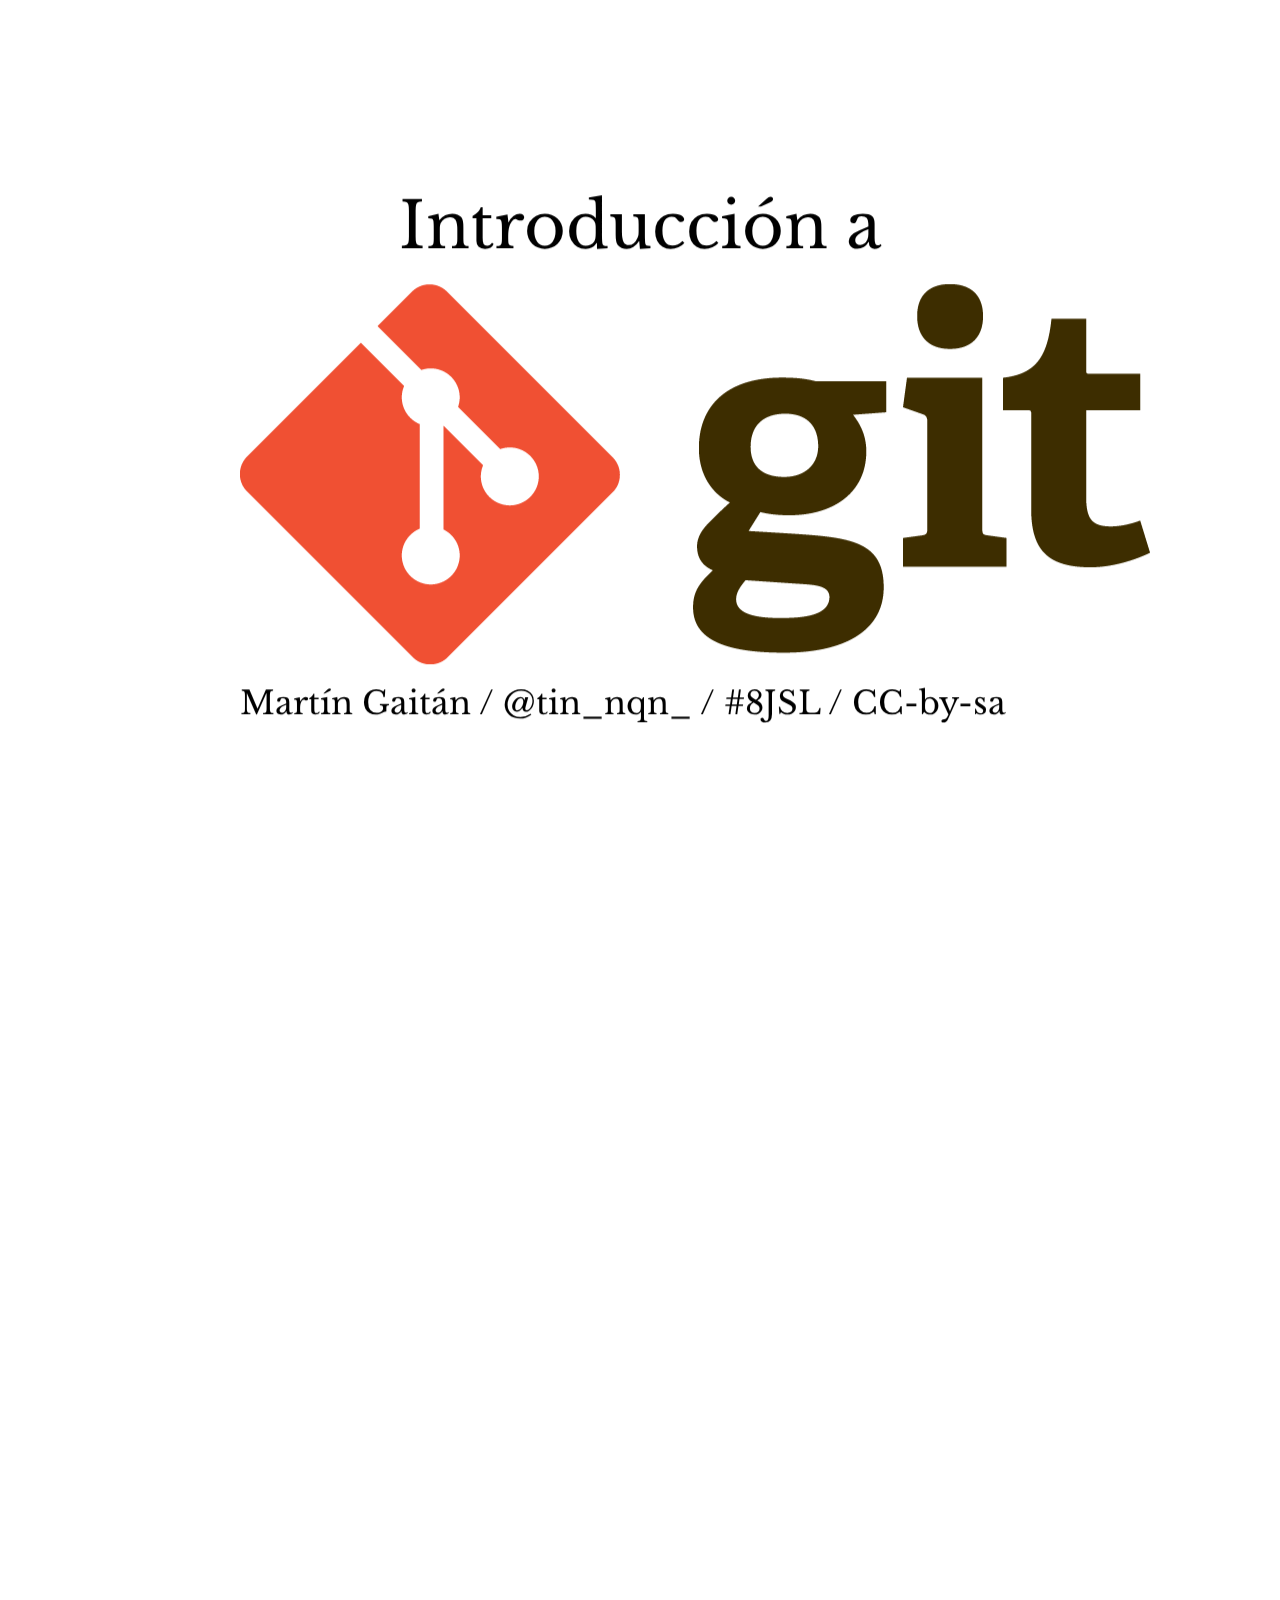
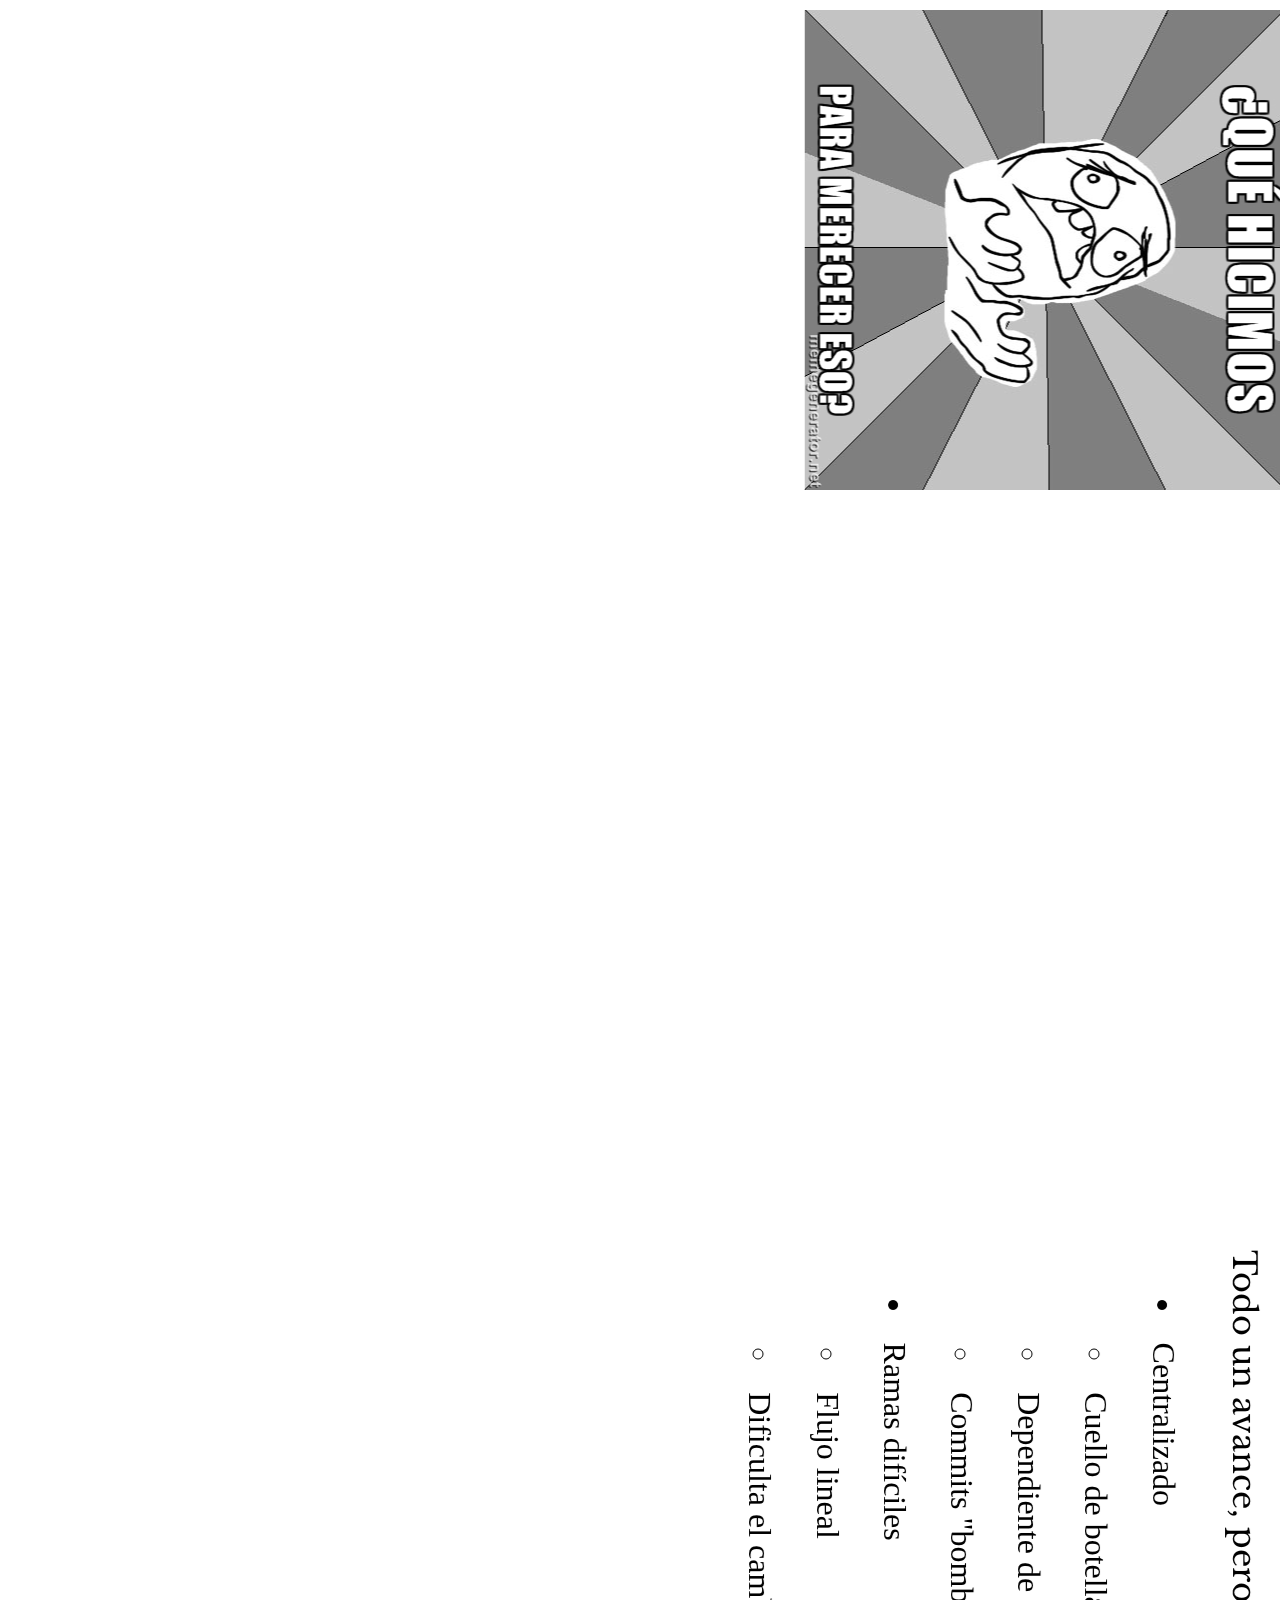
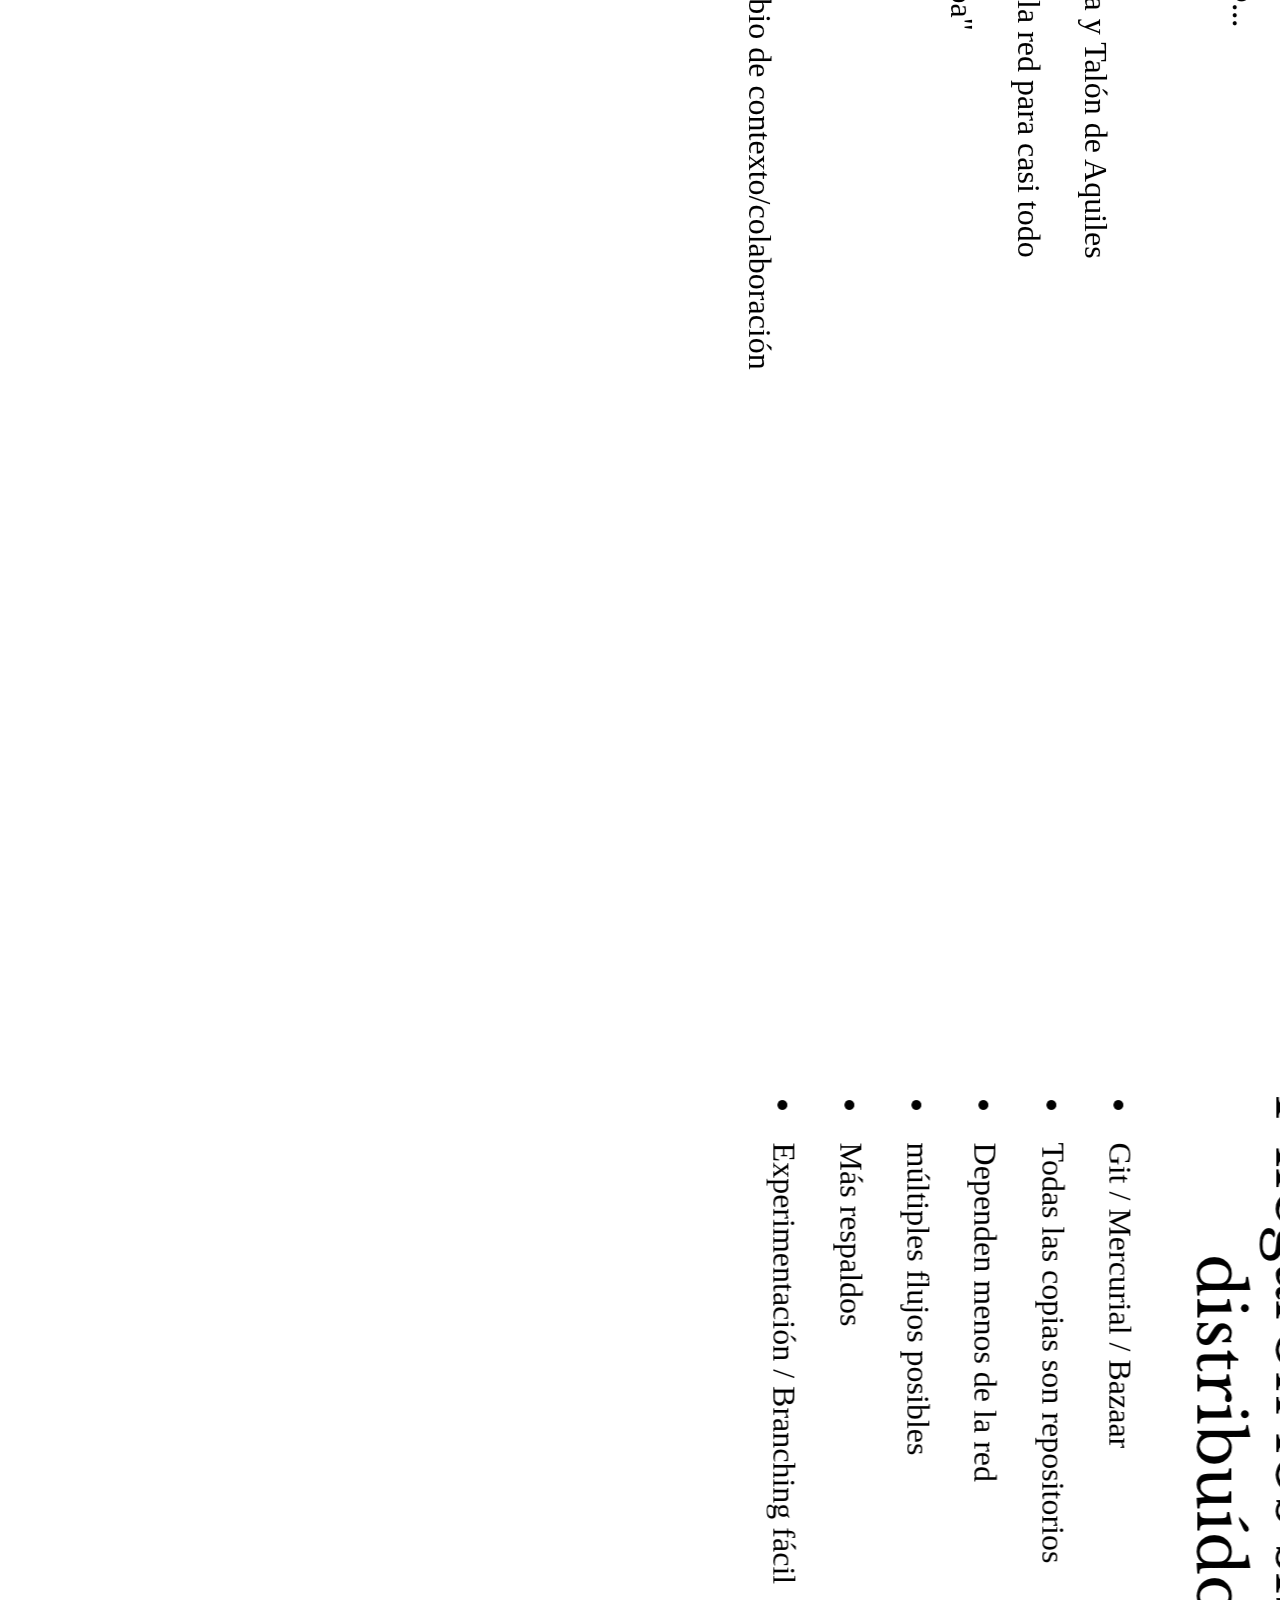
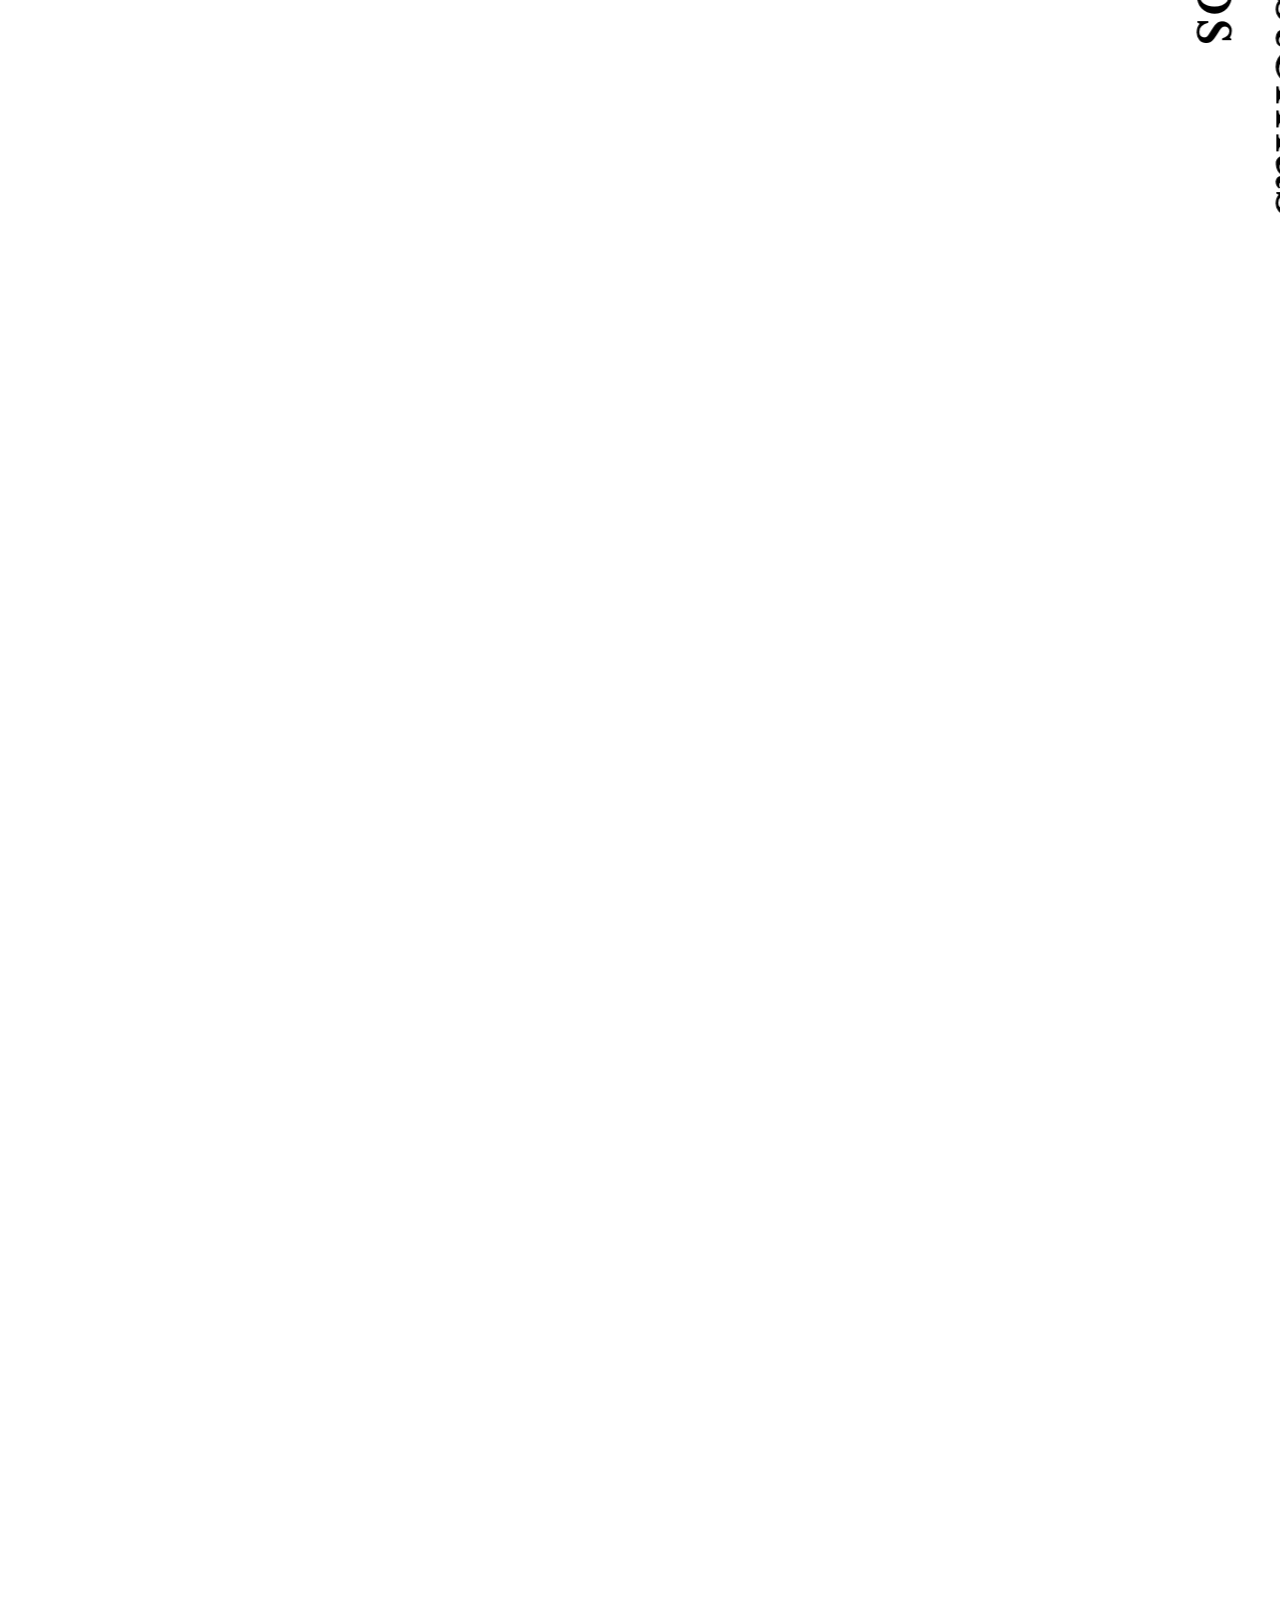
<file: index.html>
<!DOCTYPE html><html xmlns="http://www.w3.org/1999/xhtml"><head><title>Introducci&#xF3;n a Git</title><meta name="generator" content="Hovercraft! 1.0 http://regebro.github.com/hovercraft"></meta><meta name="author" content="Mart&#xED;n Gait&#xE1;n"></meta><link rel="stylesheet" href="css/hovercraft.css" media="all"></link><link rel="stylesheet" href="css/impressConsole.css" media="all"></link><link rel="stylesheet" href="css/highlight.css" media="all"></link><link rel="stylesheet" href="slides.css" media="screen,projection"></link></head><body class="impress-not-supported"><div id="impress"><div class="step" step="0" data-x="0" data-y="0"><h1 id="introduccion-a">Introducci&#xF3;n a</h1><img src="img/Git.png" alt="" width="" height=""></img><p>Mart&#xED;n Gait&#xE1;n / <a href="http://twitter.com/tin_nqn_">@tin_nqn_</a> / #8JSL / CC-by-sa</p></div><div class="step" step="1" data-reveal="1" data-x="1600" data-y="0"><h1 id="quien-soy">Qui&#xE9;n soy</h1><ul><li>Compa&#xF1;ero de Nati, Zamba y Minou</li><li>Hincha de Boca y del dulce de leche</li><li>Ingeniero en Computaci&#xF3;n (UNC)</li><li>Emprendedor (@Phasety)</li><li>Pythonista desde 2007</li><li>&#xBF;Git? M&#xE1;s que experto, ex-principiante</li></ul><p><a href="mailto:gaitan@gmail.com">gaitan@gmail.com</a> - <a href="http://mgaitan.github.io">http://mgaitan.github.io</a></p></div><div class="step" step="2" data-x="3200" data-y="0"><h1 id="en-el-principio">En el principio...</h1><img src="img/01-copies.png" alt="" width="" height=""></img><div class="notes"><ul><li>flujo totalmente lineal</li><li>impide colaboraci&#xF3;n</li><li>no hay historia.</li><li>d&#xF3;nde hice qu&#xE9;</li></ul></div></div><div class="step" step="3" data-y="1400" data-x="3200" data-rotate-z="90"><pre class="highlight code html">From: Juan <span class="nt">&lt;juancho</span><span class="err">@</span><span class="na">todavianosegit</span><span class="err">.</span><span class="na">com</span><span class="nt">&gt;</span>
To: Pedro <span class="nt">&lt;pete</span><span class="err">@</span><span class="na">todavianosegit</span><span class="err">.</span><span class="na">com</span><span class="nt">&gt;</span>
Subject: Trabajo

Peter, ac&#xE1; te mando el zip con la &#xFA;ltima versi&#xF3;n
que incluye mi parte del trabajo

----</pre><pre class="highlight code html">From: Pedro <span class="nt">&lt;pete</span><span class="err">@</span><span class="na">todavianosegit</span><span class="err">.</span><span class="na">com</span><span class="nt">&gt;</span>
To: Juan <span class="nt">&lt;juancho</span><span class="err">@</span><span class="na">todavianosegit</span><span class="err">.</span><span class="na">com</span><span class="nt">&gt;</span>
Subject: Re: Trabajo

Juancito, me olvid&#xE9; de avisarte que yo ya hab&#xED;a
hecho esa parte y cambi&#xE9; la API!</pre></div><div class="step" step="4" data-x="1800" data-y="1400" data-rotate-z="90"><h1 id="algunos-creyeron-evolucionar">Algunos creyeron evolucionar</h1><img src="img/dropbox.jpg" alt="" width="" height=""></img><div class="notes"><ul><li>soluciona la sincronizacion de la &#xFA;ltima versi&#xF3;n</li><li>sin merge</li></ul></div></div><div class="step" step="5" data-x="400" data-y="1400" data-rotate-z="90"><img src="img/meme1.jpg" alt="" width="" height=""></img></div><div class="step" step="6" data-y="2800" data-x="400" data-rotate-z="90"><h1 id="cvs-svn">CVS/SVN</h1><p>Todo un avance, pero...</p><ul><li>Centralizado<ul><li>Cuello de botella y Tal&#xF3;n de Aquiles</li><li>Dependiente de la red para casi todo</li><li>Commits "bomba"</li></ul></li><li>Ramas dif&#xED;ciles<ul><li>Flujo lineal</li><li>Dificulta el cambio de contexto/colaboraci&#xF3;n</li></ul></li></ul></div><div class="step" step="7" data-x="400" data-y="4200" data-rotate-z="90"><h1 id="y-llegaron-los-sistemas-distribuidos">Y llegaron los sistemas distribu&#xED;dos</h1><ul><li>Git / Mercurial / Bazaar</li><li>Todas las copias son repositorios</li><li>Dependen menos de la red</li><li>m&#xFA;ltiples flujos posibles</li><li>M&#xE1;s respaldos</li><li>Experimentaci&#xF3;n / Branching f&#xE1;cil</li></ul></div><div class="step" step="8" data-x="-1000" data-y="4200" data-rotate-z="90"><h1 id="git-un-dvcs-rapidisimo-y-potente">Git: un DVCS rapid&#xED;simo y potente</h1><p><em>Muy bien diez felicitado</em> en...</p><ul><li>&#xA1;Velocidad!</li><li>Integridad de datos</li><li>Poca depencia de red</li><li>Redundancia: todos son clones</li><li>Branching y merging f&#xE1;cil: flujo vers&#xE1;til</li><li>Bancarse proyectos como Linux</li><li><strong>Github</strong></li></ul></div><div class="step" step="9" data-y="5600" data-x="-1000" data-rotate-z="90"><h1 id="los-peros">Los peros</h1><ul><li>La documentaci&#xF3;n tambi&#xE9;n es distribu&#xED;da ;-)</li><li>La UI est&#xE1; llena de <em>WTF!</em></li><li>No hay <strong>una</strong> manera obvia</li><li>Muchos nombres para referirse a lo mismo</li></ul></div><div class="step" step="10" data-x="-2400" data-y="5600" data-rotate-z="90"><h1 id="y-no-es-tan-facil">Y no es tan f&#xE1;cil</h1><img src="img/img_0.png" alt="" width="" height=""></img></div><div class="step" step="11" data-x="-3800" data-y="5600" data-rotate-z="90"><img src="img/img_2.png" alt="" width="" height=""></img></div><div class="step" step="12" data-x="-5200" data-y="5600" data-rotate-z="90"><img src="img/img_5.png" alt="" width="" height=""></img></div><div class="step" step="13" data-x="-6600" data-y="5600" data-rotate-z="90"><img src="img/img_9.png" alt="" width="" height=""></img></div><div class="step" step="14" data-y="7000" data-x="-6600" data-rotate-z="0"><h1 id="instalacion">Instalaci&#xF3;n</h1><p><strong>Windows</strong></p><p><em>http://code.google.com/p/msysgit</em></p><p><strong>Linux</strong></p><pre class="highlight code bash">apt-get install git</pre><p><strong>OS X</strong></p><pre class="highlight code bash">brew install git</pre></div><div class="step" step="15" data-y="8400" data-x="-6600" data-rotate-z="90"><h1 id="configuracion">Configuraci&#xF3;n</h1><p>Qui&#xE9;n sos</p><pre class="highlight code bash">git config --global user.name <span class="s2">"Mart&#xED;n Gait&#xE1;n"</span>
git config --global user.email gaitan@gmail.com</pre><p>Tu editor</p><pre class="highlight code bash">git config --global core.editor vim</pre></div><div class="step" step="16" data-x="-6600" data-y="9800" data-rotate-z="90"><h1 id="empezando">Empezando</h1><p>Crear un repo local</p><pre class="highlight code bash">git init</pre><p>Luego se pueden declarar repos remotos</p><pre class="highlight code bash">git remote add origin https://github.com/mgaitan/intro-git.git</pre><p>O directamente clonar un repositorio</p><pre class="highlight code bash">git clone https://github.com/mgaitan/intro-git.git .</pre></div><div class="step" step="17" data-x="-6600" data-y="11200" data-rotate-z="90"><h1 id="creando-commits">Creando <em>commits</em></h1><p>Cambios espec&#xED;ficos</p><pre class="highlight code bash">git add README.txt
git commit -m <span class="s1">'Contenido b&#xE1;sico en el README'</span></pre><p>O todos los cambios en archivos <em>trackeados</em></p><pre class="highlight code bash">git commit -am <span class="s2">"El reactor nuclear funciona.
&gt;    Faltan tests del disparador"</span></pre></div><div class="step" step="18" data-x="-6600" data-y="12600" data-rotate-z="90"><h1 id="donde-estoy">&#xBF;D&#xF3;nde estoy?</h1><p>La br&#xFA;jula</p><pre class="highlight code bash">git status</pre><p>El libro de viaje</p><pre class="highlight code bash">git log</pre><p>GUIs</p><pre class="highlight code bash">gitk / gitg / tig / qgit</pre></div><div class="step" step="19" data-x="-6600" data-y="14000" data-rotate-z="90"><h1 id="deshaciendo">Deshaciendo</h1><p>Corregir el &#xFA;ltimo commit</p><pre class="highlight code bash">git commit --amend</pre><p>Quitar del <em>stage</em></p><pre class="highlight code bash">git reset HEAD file.py  <span class="c"># o bien
</span>git rm --cached file.py</pre><p>Restaurar archivo</p><pre class="highlight code bash">git checkout file.java  <span class="c"># por defecto ``HEAD``
</span>git checkout <span class="o">[</span>REV<span class="o">]</span> -- file.java     <span class="c"># SHA1, tag, rama</span></pre><p>Revertir commit</p><pre class="highlight code bash">git revert 1776f5</pre></div><div class="step" step="20" data-x="-6600" data-y="15400" data-rotate-z="90"><h1 id="borrando">Borrando</h1><p><em>Unstage</em> (quitar del proximo commit)</p><pre class="highlight code bash">git rm --cached file.py</pre><p>Dejar de <em>trackear</em>:</p><pre class="highlight code bash">git rm file.py</pre></div><div class="step" step="21" data-x="-6600" data-y="16800" data-rotate-z="90"><h1 id="que-cambie">&#xBF;Qu&#xE9; cambi&#xE9;?</h1><p>Cambios locales</p><pre class="highlight code bash">git diff</pre><p>Cambios en stage</p><pre class="highlight code bash">git diff --cached</pre><p>Respecto a una revision</p><pre class="highlight code bash">git diff 1776f5</pre><p>Visualmente</p><pre class="highlight code bash">meld .  <span class="c"># winmerge, kdiff3, otros...</span></pre></div><div class="step" step="22" data-x="-8000" data-y="16800" data-rotate-z="90"><h1 id="gitignore">.gitignore</h1><p>No queremos control de <strong>todo</strong></p><pre class="highlight code bash">*.pyc
*.swp
/build/
/doc/<span class="o">[</span>abc<span class="o">]</span>*.txt
.pypirc
*.egg-info</pre><div class="notes"><ul><li>Blank lines or lines starting with # are ignored</li><li>Standard glob patterns work</li><li>End pattern with slash (/) to specify a directory</li><li>Negate pattern with exclamation point (!)</li></ul></div></div><div class="step" step="23" data-y="18200" data-x="-8000" data-rotate-z="90"><h1 id="repos-remotos">Repos remotos</h1><ul><li>Son t&#xE9;cnicamente iguales a nuestra copia de trabajo</li><li>Pueden ser locales o remotos (ssh, https, etc.)</li></ul><pre class="highlight code bash"><span class="nv">$ </span>git remote -v
origin git://github.com/mgaitan/intro-git.git <span class="o">(</span>fetch<span class="o">)</span>
origin git://github.com/mgaitan/intro-git.git <span class="o">(</span>push<span class="o">)</span></pre></div><div class="step" step="24" data-x="-9400" data-y="18200" data-rotate-z="90"><h1 id="empujando-al-remoto">Empujando al remoto</h1><p>Sin default</p><pre class="highlight code bash">git push &lt;remote&gt; &lt;rbranch&gt;</pre><p>O definimos default remoto para la rama actual</p><pre class="highlight code bash">git push -u &lt;remote&gt; &lt;rbranch&gt;</pre><p>Y luego</p><pre class="highlight code bash">git push</pre></div><div class="step" step="25" data-y="19600" data-x="-9400" data-rotate-z="90"><h1 id="traeme-lo-nuevo-pull">Traeme lo nuevo (pull)</h1><pre class="highlight code bash">git pull <span class="o">[</span>&lt;remote&gt; &lt;rbranch&gt;<span class="o">]</span></pre><p><tt>pull == fetch + merge</tt></p></div><div class="step" step="26" data-x="-9400" data-y="21000" data-rotate-z="90"><h1 id="crear-tags">Crear tags</h1><p>Ponerle "nombre" a una revisi&#xF3;n.</p><pre class="highlight code bash">git tag v0.1.0</pre><p>Los tags son locales, pero se pueden pushear</p><pre class="highlight code bash">git push --tags</pre></div><div class="step" step="27" data-x="-9400" data-y="22400" data-rotate-z="90"><h1 id="ramas">Ramas</h1><blockquote><p>De rama en rama se ve aquel amor que juraba
que no me habr&#xED;a de olvidar</p></blockquote><div class="cite"><span class="cite_label">Source: </span><cite>Los Tigres del Norte, <em>De rama en rama</em></cite></div><ul><li>Cambio de contexto indoloro (locales y r&#xE1;pidos)</li><li>Son <em>punteros m&#xF3;viles</em> a un commit</li><li>La rama por omisi&#xF3;n se llama <strong>master</strong></li></ul><div class="notes"><p>Factores externos necesitan inevitablemente de cambios de contexto.</p><ul><li>Un bug severo se manifiesta en la &#xFA;ltima versi&#xF3;n sin previo aviso.</li><li>El plazo para alguna presentaci&#xF3;n se acorta.</li><li>Un desarrollador que tiene que ayudar en una secci&#xF3;n indispensable
del proyecto est&#xE1; por tomar licencia.</li><li>Simplemente necesitas probar una idea</li></ul><p>En cualquier caso, debes soltar abruptamente lo que est&#xE1;s haciendo y enfocarte en una tarea completamente diferente.</p></div></div><div class="step" step="28" data-x="-10800" data-y="22400" data-rotate-z="90"><h1 id="creando-una-rama">Creando una rama</h1><pre class="highlight code bash">git branch experimento_loco
git checkout experimento_loco</pre><p>o directamente:</p><pre class="highlight code bash">git checkout -b experimento_loco</pre></div><div class="step" step="29" data-x="-12200" data-y="22400" data-rotate-z="90"><h1 id="mas-comandos-para-ramas">M&#xE1;s comandos para ramas</h1><p>Cambiar de rama</p><pre class="highlight code bash">git checkout NOMBRE_RAMA</pre><p><tt>checkout</tt> requiere todo <em>limpio</em>.
<tt>stash</tt> es nuestra alfombra para esconder por un rato</p><pre class="highlight code bash">git stash
git checkout NOMBRE_RAMA
...
git checkout NOMBRE_RAMA_ORIGINAL
git stash pop</pre></div><div class="step" step="30" data-y="23800" data-x="-12200" data-rotate-z="90"><h1 id="mezclar">Mezclar</h1><p>Desde otra rama. Ej: master</p><pre class="highlight code bash">git merge <span class="o">[</span>--no-ff<span class="o">]</span> experimento_loco</pre><img src="img/merge1.png" alt="" width="" height=""></img></div><div class="step" step="31" data-x="-13600" data-y="23800" data-rotate-z="90"><h1 id="en-general-hace-magia">En general hace magia</h1><img src="img/baby-git.png" alt="" width="" height=""></img></div><div class="step" step="32" data-x="-15000" data-y="23800" data-rotate-z="90"><h1 id="pero-a-veces-no-alcanza-conflictos">Pero a veces no alcanza (conflictos)</h1><p>Corregimos a mano</p><pre class="highlight code bash"><span class="o">[</span>corregimos los conflictos en el editor<span class="o">]</span>
git add file.rb
git commit -m <span class="s1">'mezclando la rama X. corregi a mano el merge ...'</span></pre><p>O forzamos lo nuestro / lo de ellos</p><pre class="highlight code bash">git checkout --ours file.rb  <span class="c"># o --theirs
</span>git add file.rb
git commit</pre></div><div class="step" step="33" data-y="25200" data-x="-15000" data-rotate-z="0"><h1 id="rebase">Rebase</h1><ul><li>Mover el origen de la rama</li><li>Muy &#xFA;til para <em>reescribir la historia</em></li><li>Recomendado antes de un <em>merge</em> a <strong>master</strong></li></ul><img src="img/merge2.png" alt="" width="" height=""></img><img src="img/merge3.png" alt="" width="" height=""></img><pre class="highlight code bash"><span class="c"># en feature-xyz
</span>git rebase master</pre></div><div class="step" step="34" data-y="26600" data-x="-15000" data-rotate-z="90"><h1 id="listo-donde-subo-mi-codigo">Listo, d&#xF3;nde subo mi c&#xF3;digo?</h1><ul><li>Bitbucket / Gitorius</li><li>Server del trabajo / facu</li><li>Pero especialmente...</li></ul><img src="img/github_logo.jpg" alt="" width="" height=""></img></div><div class="step" step="35" data-x="-16400" data-y="26600" data-rotate-z="90"><h1 id="github">Github</h1><ul><li>No es s&#xF3;lo <strong>hosting</strong> git gratis (para software libre)</li><li>Es una <strong>plataforma social y profesional</strong></li><li>&#xA1;Colaborar con OSS nunca fue tan f&#xE1;cil!</li><li>Gesti&#xF3;n de proyectos / comunicaci&#xF3;n / revisi&#xF3;n / etc.</li><li>Enterarse de tendencias y aprender de cracks</li></ul><blockquote><p>C&#xF3;digo mata curriculum</p></blockquote></div><div class="step" step="36" data-y="28000" data-x="-16400" data-rotate-z="90"><h1 id="mas-info-practica">M&#xE1;s info / pr&#xE1;ctica</h1><ul><li>Progit</li><li>Git magic</li><li>Githug</li><li>Github help</li><li>Esta charla: <a href="http://github.com/mgaitan/intro-git">http://github.com/mgaitan/intro-git</a></li></ul></div><div class="step" step="37" data-rotate-y="180" data-y="29400" data-x="-16400" data-rotate-z="90"><h1 id="preguntas">Preguntas?</h1></div><div class="step" step="38" data-x="-16400" data-y="30800" data-rotate-z="90" data-rotate-y="180"><h1 id="muchas-gracias">(Muchas gracias)</h1><div class="notes"><p>Bibliograf&#xED;a</p><p><a href="http://dbrgn.ch/slides/20130207_getting_git/">http://dbrgn.ch/slides/20130207_getting_git/</a>
<a href="http://www.slideshare.net/CarlosTaborda/why-git-sucks-and-youll-use-it-anyways">http://www.slideshare.net/CarlosTaborda/why-git-sucks-and-youll-use-it-anyways</a>
<a href="http://www.slideshare.net/leo.soto/introduccin-a-git">http://www.slideshare.net/leo.soto/introduccin-a-git</a>
<a href="https://speakerdeck.com/schacon/introduction-to-git">https://speakerdeck.com/schacon/introduction-to-git</a>
<a href="http://www.slideshare.net/mickaeltr/git-github-leverage-your-open-source-projects">http://www.slideshare.net/mickaeltr/git-github-leverage-your-open-source-projects</a>
<a href="http://www.slideshare.net/anildigital/git-introduction">http://www.slideshare.net/anildigital/git-introduction</a></p></div></div></div><div id="hovercraft-help" class="hide"><table><tr><th>Space</th><td>Forward</td></tr><tr><th>Left, Down, Page Down</th><td>Next slide</td></tr><tr><th>Right, Up, Page Up</th><td>Previous slide</td></tr><tr><th>P</th><td>Open presenter console</td></tr><tr><th>H</th><td>Toggle this help</td></tr></table></div><script type="text/javascript" src="js/impress.js"></script><script type="text/javascript" src="js/impressConsole.js"></script><script type="text/javascript" src="js/hovercraft.js"></script></body></html>
</file>
<file: css/hovercraft.css>
/* This file left intentionally (almost) blank

   Landslide always adds a print.css and a screen.css, but they
   are not needed in impress.js, so this theme leaves them blank,
   except for hiding some things you want to hide.
   
   You can modify these files in your own fork, or you can add
   css-files in the landslide configuration file. 
   See https://github.com/adamzap/landslide#presentation-configuration
   
*/

.impress-supported .fallback-message,
.step .notes {
    display: none;
}

.step {
    width: 800px;
}


/* Help popup */

#hovercraft-help {
    background: none repeat scroll 0 0 rgba(0, 0, 0, 0.5);
    color: #EEEEEE;
    font-size: 50%;
    left: 2em;
    bottom: 2em;
    width: 26em;
    border-radius: 1em;
    padding: 1em;
    position: fixed;
    right: 0;
    text-align: center;
    z-index: 100;
    display: block;
    font-family: Verdana, Arial, Sans;
}

.impress-enabled #hovercraft-help.hide {
    display: none;
}

/*.impress-enabled #hovercraft-help.show {*/
    /*display: block;*/
/*}*/

#hovercraft-help.disabled {
    display: none;
}
</file>
<file: css/impressConsole.css>
html#impressconsole {
    height: 100%
}

#impressconsole body {
    padding: 0;
    margin: 20px;
    font-family: verdana, arial, sans-serif;
    font-size: 26px;
    height: 92%;
}

div#console {
    margin: 0;
    height: 94%;
}

div#views {
    float: left;
    width: 16em;
    margin-right: 1em;
}

div#blocker {
    width: 17em;
    height: 20em;
    position: absolute;
    top: 0;
    left: 0;
    display: blocker;
}

div#notes {
    overflow-x: hidden;
    overflow-y: auto;
    height: 95%;
}

div#notes p {
    margin-top: 0;
}

iframe#slideView {
    width: 16em;
    height: 12em;
}

iframe#preView {
    width: 8em;
    height: 6em;
}

div#controls {
    margin: 0;
    height: 6%;
}

div#prev {
    float: left;
}

div#next {
    float: right;
}

div#status {
    margin-left: 2em;
    margin-right: 2em;
    text-align: center;
    float: right;
}

div#clock {
    margin-left: 2em;
    margin-right: 2em;
    text-align: center;
    float: left;
}

div#timer {
    margin-left: 2em;
    margin-right: 2em;
    text-align: center;
    float: left;
}
</file>
<file: css/highlight.css>
.highlight .hll { background-color: #ffffcc }
.highlight .c { color: #408090; font-style: italic } /* Comment */
.highlight .err { border: 1px solid #FF0000 } /* Error */
.highlight .k { color: #007020; font-weight: bold } /* Keyword */
.highlight .o { color: #666666 } /* Operator */
.highlight .cm { color: #408090; font-style: italic } /* Comment.Multiline */
.highlight .cp { color: #007020 } /* Comment.Preproc */
.highlight .c1 { color: #408090; font-style: italic } /* Comment.Single */
.highlight .cs { color: #408090; background-color: #fff0f0 } /* Comment.Special */
.highlight .gd { color: #A00000 } /* Generic.Deleted */
.highlight .ge { font-style: italic } /* Generic.Emph */
.highlight .gr { color: #FF0000 } /* Generic.Error */
.highlight .gh { color: #000080; font-weight: bold } /* Generic.Heading */
.highlight .gi { color: #00A000 } /* Generic.Inserted */
.highlight .go { color: #303030 } /* Generic.Output */
.highlight .gp { color: #c65d09; font-weight: bold } /* Generic.Prompt */
.highlight .gs { font-weight: bold } /* Generic.Strong */
.highlight .gu { color: #800080; font-weight: bold } /* Generic.Subheading */
.highlight .gt { color: #0040D0 } /* Generic.Traceback */
.highlight .kc { color: #007020; font-weight: bold } /* Keyword.Constant */
.highlight .kd { color: #007020; font-weight: bold } /* Keyword.Declaration */
.highlight .kn { color: #007020; font-weight: bold } /* Keyword.Namespace */
.highlight .kp { color: #007020 } /* Keyword.Pseudo */
.highlight .kr { color: #007020; font-weight: bold } /* Keyword.Reserved */
.highlight .kt { color: #902000 } /* Keyword.Type */
.highlight .m { color: #208050 } /* Literal.Number */
.highlight .s { color: #4070a0 } /* Literal.String */
.highlight .na { color: #4070a0 } /* Name.Attribute */
.highlight .nb { color: #007020 } /* Name.Builtin */
.highlight .nc { color: #0e84b5; font-weight: bold } /* Name.Class */
.highlight .no { color: #60add5 } /* Name.Constant */
.highlight .nd { color: #555555; font-weight: bold } /* Name.Decorator */
.highlight .ni { color: #d55537; font-weight: bold } /* Name.Entity */
.highlight .ne { color: #007020 } /* Name.Exception */
.highlight .nf { color: #06287e } /* Name.Function */
.highlight .nl { color: #002070; font-weight: bold } /* Name.Label */
.highlight .nn { color: #0e84b5; font-weight: bold } /* Name.Namespace */
.highlight .nt { color: #062873; font-weight: bold } /* Name.Tag */
.highlight .nv { color: #bb60d5 } /* Name.Variable */
.highlight .ow { color: #007020; font-weight: bold } /* Operator.Word */
.highlight .w { color: #bbbbbb } /* Text.Whitespace */
.highlight .mf { color: #208050 } /* Literal.Number.Float */
.highlight .mh { color: #208050 } /* Literal.Number.Hex */
.highlight .mi { color: #208050 } /* Literal.Number.Integer */
.highlight .mo { color: #208050 } /* Literal.Number.Oct */
.highlight .sb { color: #4070a0 } /* Literal.String.Backtick */
.highlight .sc { color: #4070a0 } /* Literal.String.Char */
.highlight .sd { color: #4070a0; font-style: italic } /* Literal.String.Doc */
.highlight .s2 { color: #4070a0 } /* Literal.String.Double */
.highlight .se { color: #4070a0; font-weight: bold } /* Literal.String.Escape */
.highlight .sh { color: #4070a0 } /* Literal.String.Heredoc */
.highlight .si { color: #70a0d0; font-style: italic } /* Literal.String.Interpol */
.highlight .sx { color: #c65d09 } /* Literal.String.Other */
.highlight .sr { color: #235388 } /* Literal.String.Regex */
.highlight .s1 { color: #4070a0 } /* Literal.String.Single */
.highlight .ss { color: #517918 } /* Literal.String.Symbol */
.highlight .bp { color: #007020 } /* Name.Builtin.Pseudo */
.highlight .vc { color: #bb60d5 } /* Name.Variable.Class */
.highlight .vg { color: #bb60d5 } /* Name.Variable.Global */
.highlight .vi { color: #bb60d5 } /* Name.Variable.Instance */
.highlight .il { color: #208050 } /* Literal.Number.Integer.Long */
</file>
<file: slides.css>
@import url(http://fonts.googleapis.com/css?family=Libre+Baskerville:400,400italic,700&subset=latin,latin-ext);

body {
    font-size: 200%;
    text-align: center;
    font-family: Libre Baskerville;
}

p {
    font-weight: normal;
    margin-bottom: 0.3em;
    margin-top: 0.3em;
    text-align: left;
}

pre {
    text-align: left;
}

pre.highlight {
    border: 2px solid blue;
    padding: 0.5em;
    width: -moz-fit-content;
}

h1, h2, h3, h4 {
    font-weight: normal;
    margin-bottom: 0.3em;
    margin-top: 0.3em;
}

tt {
    font-size: 125;
}

ul {
    list-style-position: inside;
}

li {
    font-family: serif;
    font-weight: normal;
    margin-bottom: 0.3em;
    margin-top: 0.3em;
    padding-left: 0.3em;
    line-height: 1.8em;
    text-align: left;
}

a {
    text-decoration: none;
    color: black;
}


blockquote {
    font-style: italic;
    margin: 0.25em 0;
    padding: 0.25em 40px;
    line-height: 1.45;
    position: relative;
    color: #383838;
}

blockquote:before {
    display: block;
    content: "\201C";
    font-size: 300%;
    position: absolute;
    left: -0.4em;
    top: -0.1em;
    color: #7a7a7a;
}

div.cite {
color: #999999;
font-size: 100%;
display: block;
margin-top: 1em;
text-align: right;
}

div.cite cite:before {
    content: "\2014 \2009";
}


.cite_label, .hidden {
    display: none;
}
</file>
